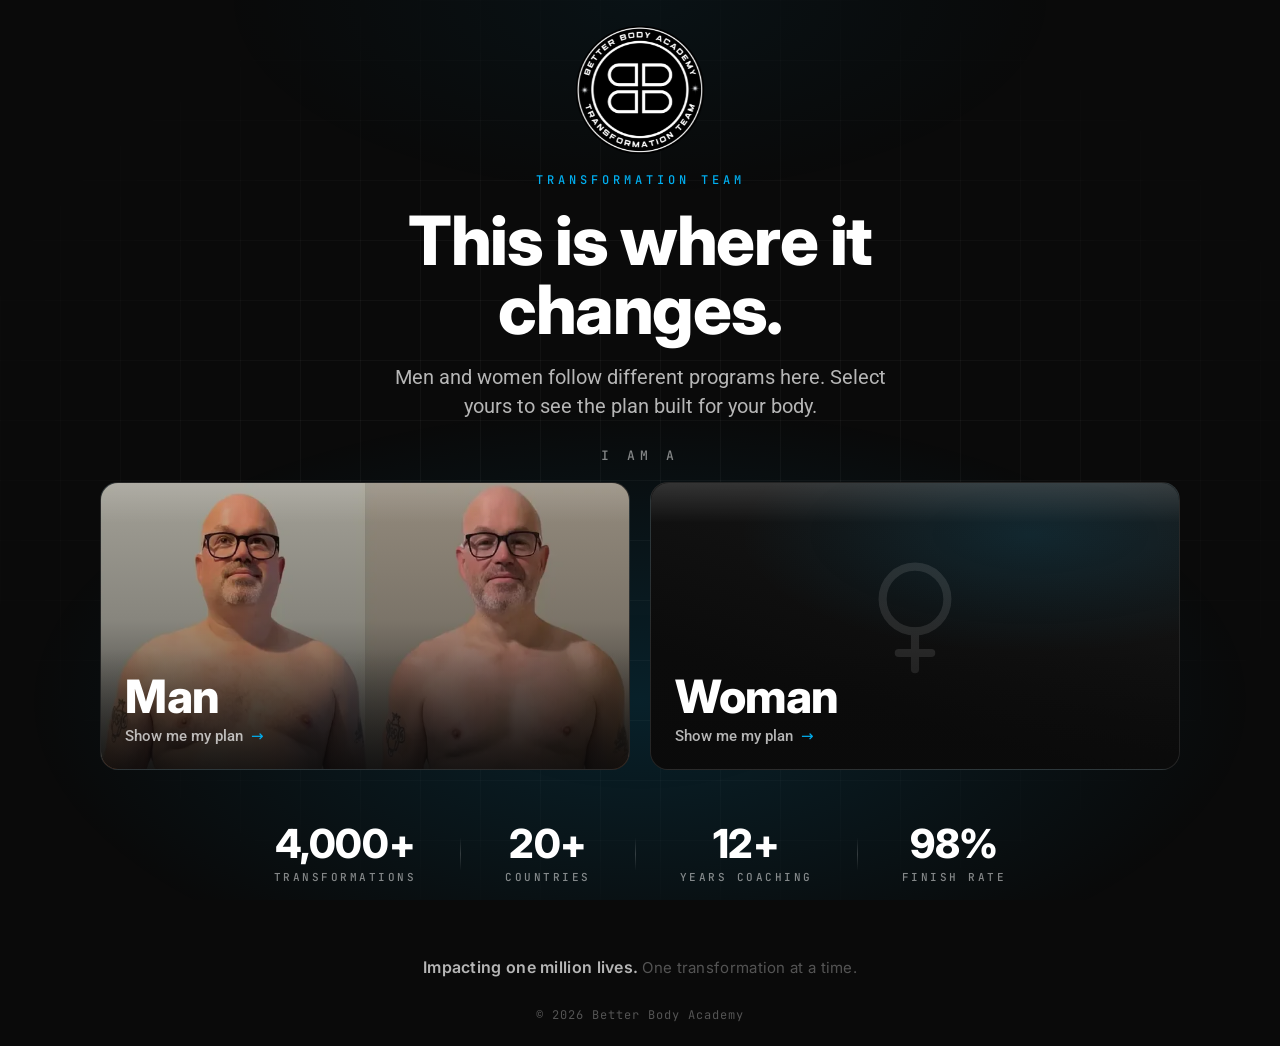
<file: index-preview.html>
<!doctype html>
<html lang="en">
<head>
<meta charset="utf-8">
<meta name="viewport" content="width=device-width, initial-scale=1, viewport-fit=cover">
<title>Better Body Academy — Start Here</title>
<meta name="description"
  content="Men and women follow different programs here. Select yours to see the plan built for your body." />

<link rel="preconnect" href="https://fonts.googleapis.com">
<link rel="preconnect" href="https://fonts.gstatic.com" crossorigin>
<link href="https://fonts.googleapis.com/css2?family=Inter:wght@400;600;800&family=Roboto:wght@400;500&family=JetBrains+Mono:wght@400;500&display=swap" rel="stylesheet">

<style>
  :root{
    --black:#0a0a0a;
    --coral:#00AEEF;
    --white:#ffffff;

    --glass-bg:rgba(255,255,255,.05);
    --glass-border:rgba(255,255,255,.10);

    --t-100:rgba(255,255,255,1);
    --t-70:rgba(255,255,255,.70);
    --t-50:rgba(255,255,255,.50);
    --t-30:rgba(255,255,255,.30);

    --display:'Inter',system-ui,sans-serif;
    --body:'Roboto',system-ui,sans-serif;
    --mono:'JetBrains Mono',ui-monospace,monospace;
  }

  *{margin:0;padding:0;box-sizing:border-box}
  html,body{height:100%}

  body{
    background:var(--black);
    color:var(--t-100);
    font-family:var(--body);
    -webkit-font-smoothing:antialiased;
    overflow-x:hidden;
  }

  /* ambient coral halo — kept faint to respect the 80/15/5 ratio */
  body::before{
    content:"";
    position:fixed;
    inset:0;
    background:
      radial-gradient(80% 55% at 50% 78%, rgba(0,174,239,.14), transparent 60%),
      radial-gradient(60% 40% at 50% 0%, rgba(0,174,239,.05), transparent 55%);
    pointer-events:none;
    z-index:0;
  }

  /* faded box grid — dissolves toward the edges */
  body::after{
    content:"";
    position:fixed;
    inset:0;
    background-image:
      linear-gradient(rgba(255,255,255,.035) 1px, transparent 1px),
      linear-gradient(90deg, rgba(255,255,255,.035) 1px, transparent 1px);
    background-size:60px 60px;
    -webkit-mask-image:radial-gradient(ellipse at center, #000 38%, transparent 82%);
    mask-image:radial-gradient(ellipse at center, #000 38%, transparent 82%);
    pointer-events:none;
    z-index:0;
  }

  .page{
    position:relative;
    z-index:1;
    min-height:100dvh;
    display:flex;
    flex-direction:column;
    padding:clamp(14px,3vw,26px) clamp(18px,4vw,40px) clamp(12px,2.4vw,22px);
  }

  /* ---------- top bar / badge ---------- */
  .topbar{
    display:flex;
    align-items:center;
    justify-content:center;
    gap:12px;
    flex:0 0 auto;
  }
  .badge{width:clamp(84px,12vw,128px);height:auto;flex:0 0 auto;display:block}
  .badge .ring{fill:none;stroke:rgba(255,255,255,.85);stroke-width:1.4}
  .badge .ring.thin{stroke:rgba(255,255,255,.45);stroke-width:.8}
  .badge .ringtext{
    fill:rgba(255,255,255,.85);
    font-family:var(--display);
    font-weight:600;
    font-size:5.4px;
    letter-spacing:.55px;
  }
  .badge .dot{fill:rgba(255,255,255,.7)}
  .badge .mono text{fill:#fff;font-family:var(--display);font-weight:800;font-size:28px}

  .wordmark{
    font-family:var(--display);
    font-weight:800;
    font-size:20px;
    letter-spacing:2px;
    color:var(--white);
  }

  /* ---------- hero ---------- */
  .hero{
    flex:1 1 auto;
    display:flex;
    flex-direction:column;
    align-items:center;
    justify-content:center;
    text-align:center;
    gap:clamp(13px,2vh,22px);
    max-width:1080px;
    width:100%;
    margin:0 auto;
    padding:clamp(12px,2vh,26px) 0;
  }

  .eyebrow{
    font-family:var(--mono);
    font-weight:500;
    font-size:clamp(10px,1.3vw,12px);
    letter-spacing:4px;
    color:var(--coral);
    text-transform:uppercase;
  }

  h1{
    font-family:var(--display);
    font-weight:800;
    font-size:clamp(34px,6.4vw,68px);
    line-height:1.02;
    letter-spacing:-.02em;
    color:var(--white);
    max-width:14ch;
  }

  .sub{
    font-family:var(--body);
    font-weight:400;
    font-size:clamp(15px,1.7vw,20px);
    line-height:1.45;
    color:var(--t-70);
    max-width:48ch;
  }

  .prompt{
    font-family:var(--mono);
    font-weight:500;
    font-size:clamp(11px,1.3vw,13px);
    letter-spacing:5px;
    color:var(--t-50);
    text-transform:uppercase;
    margin-top:clamp(2px,1vh,8px);
  }

  /* ---------- choice cards ---------- */
  .cards{
    display:flex;
    gap:clamp(10px,1.6vw,20px);
    width:100%;
  }

  .card{
    position:relative;
    flex:1 1 0;
    height:clamp(196px,32vh,326px);
    border-radius:18px;
    border:1px solid var(--glass-border);
    overflow:hidden;
    text-decoration:none;
    display:flex;
    flex-direction:column;
    justify-content:flex-end;
    transition:transform .35s ease, border-color .35s ease, box-shadow .35s ease;
    isolation:isolate;
  }

  /* placeholder backgrounds — swap for real photos (see top of file) */
  .card-men{
    background:
      radial-gradient(120% 90% at 28% 18%, rgba(0,174,239,.12), transparent 46%),
      linear-gradient(165deg, #181818 0%, #0b0b0b 72%);
  }
  .card-women{
    background:
      radial-gradient(120% 90% at 72% 18%, rgba(0,174,239,.12), transparent 46%),
      linear-gradient(195deg, #181818 0%, #0b0b0b 72%);
  }

  /* real transformation photo filling a choice card */
  .card-photo{
    position:absolute;
    inset:0;
    width:100%;
    height:100%;
    object-fit:cover;
    object-position:50% 28%;
    z-index:0;
  }
  /* readability scrim over the photo so the label stays legible */
  .card--photo::after{
    content:"";
    position:absolute;
    inset:0;
    background:linear-gradient(180deg, rgba(10,10,10,.20) 0%, rgba(10,10,10,.34) 48%, rgba(10,10,10,.86) 100%);
    z-index:1;
    pointer-events:none;
  }

  /* glass top-edge highlight */
  .card::before{
    content:"";
    position:absolute;inset:0;
    border-radius:inherit;
    background:linear-gradient(180deg, rgba(255,255,255,.14), transparent 14%);
    pointer-events:none;
    z-index:2;
  }

  /* large faded gender symbol watermark */
  .symbol{
    position:absolute;
    top:50%;left:50%;
    transform:translate(-50%,-58%);
    width:clamp(108px,15vh,168px);
    height:auto;
    z-index:1;
    opacity:.10;
    transition:opacity .35s ease, transform .35s ease;
  }
  .symbol *{stroke:var(--white);}

  .card-tag{
    position:absolute;
    top:16px;left:18px;
    z-index:3;
    font-family:var(--mono);
    font-size:clamp(9px,1.1vw,11px);
    letter-spacing:2.5px;
    color:var(--t-50);
    text-transform:uppercase;
  }

  .card-foot{
    position:relative;
    z-index:3;
    padding:clamp(16px,2.4vw,24px);
    text-align:left;
    background:linear-gradient(180deg, transparent, rgba(10,10,10,.55));
  }

  .card-label{
    font-family:var(--display);
    font-weight:800;
    font-size:clamp(26px,4.4vw,46px);
    line-height:1;
    letter-spacing:-.01em;
    color:var(--white);
  }

  .card-cta{
    display:inline-flex;
    align-items:center;
    gap:8px;
    margin-top:8px;
    font-family:var(--body);
    font-weight:500;
    font-size:clamp(12px,1.4vw,15px);
    color:var(--t-70);
    transition:color .3s ease, gap .3s ease;
  }
  .card-cta .arrow{color:var(--coral);transition:transform .3s ease;display:inline-block}

  /* hover / focus — coral glow + lift, the one accent moment */
  .card:hover,.card:focus-visible{
    transform:translateY(-6px);
    border-color:var(--coral);
    box-shadow:0 12px 40px rgba(0,0,0,.4), 0 0 40px rgba(0,174,239,.28);
    outline:none;
  }
  .card:hover .symbol,.card:focus-visible .symbol{opacity:.22;transform:translate(-50%,-62%) scale(1.04)}
  .card:hover .card-cta,.card:focus-visible .card-cta{color:var(--white);gap:12px}
  .card:hover .card-cta .arrow,.card:focus-visible .card-cta .arrow{transform:translateX(4px)}

  /* ---------- proof strip ---------- */
  .proof{
    display:flex;
    align-items:center;
    justify-content:center;
    flex-wrap:wrap;
    gap:clamp(16px,4vw,44px);
    margin-top:clamp(18px,4vh,40px);
  }
  .proof-item{text-align:center}
  .proof-num{
    font-family:var(--display);
    font-weight:800;
    font-size:clamp(26px,4vw,40px);
    line-height:1;
    letter-spacing:-.01em;
    color:var(--white);
    margin-bottom:6px;
  }
  .proof-label{
    font-family:var(--mono);
    font-weight:500;
    font-size:clamp(9px,1.1vw,11px);
    letter-spacing:2.5px;
    text-transform:uppercase;
    color:var(--t-50);
  }
  .proof-div{
    width:1px;
    height:34px;
    background:linear-gradient(180deg,transparent,rgba(255,255,255,.18),transparent);
  }

  /* ---------- mission footer ---------- */
  .mission{
    flex:0 0 auto;
    text-align:center;
    font-family:var(--display);
    line-height:1.4;
    margin-top:clamp(32px,6vh,60px);
  }
  .mission .m1{
    display:inline;
    font-weight:600;
    font-size:clamp(13px,1.5vw,16px);
    letter-spacing:.3px;
    color:var(--t-70);
  }
  .mission .m2{
    display:inline;
    font-weight:400;
    font-size:clamp(12px,1.4vw,15px);
    letter-spacing:.3px;
    color:var(--t-30);
  }
  .mission .copy{
    display:block;
    font-family:var(--mono);
    font-weight:400;
    font-size:clamp(10px,1.1vw,12px);
    letter-spacing:1px;
    color:var(--t-30);
    margin-top:clamp(18px,3.2vh,30px);
  }

  /* ---------- entrance motion ---------- */
  @keyframes rise{from{opacity:0;transform:translateY(16px)}to{opacity:1;transform:translateY(0)}}
  .topbar,.eyebrow,h1,.sub,.prompt,.cards,.proof,.mission{animation:rise .7s cubic-bezier(.2,.7,.2,1) both}
  .eyebrow{animation-delay:.05s}
  h1{animation-delay:.12s}
  .sub{animation-delay:.20s}
  .prompt{animation-delay:.28s}
  .cards{animation-delay:.34s}
  .proof{animation-delay:.46s}
  .mission{animation-delay:.54s}

  @media (prefers-reduced-motion:reduce){*{animation:none!important;transition:none!important}}

  /* ---------- tablets & phones: stack the two cards ---------- */
  @media (max-width:680px){
    .page{
      min-height:100dvh;
      justify-content:flex-start;
      padding:clamp(16px,5vw,24px) clamp(16px,5vw,24px) clamp(20px,6vw,28px);
    }
    .hero{
      justify-content:flex-start;
      gap:clamp(12px,3vh,18px);
    }
    .cards{
      flex-direction:column;
      gap:14px;
    }
    .card{
      flex:0 0 auto;
      height:clamp(150px,26vh,200px);
    }
    /* symbol watermark sits lower so it doesn't crowd the label */
    .symbol{transform:translate(-50%,-64%);width:clamp(92px,22vw,120px)}
  }

  /* ---------- small phones: tighten type & proof strip ---------- */
  @media (max-width:430px){
    h1{font-size:clamp(28px,8.6vw,38px);max-width:18ch}
    .sub{font-size:14px;max-width:38ch}
    .prompt{letter-spacing:4px}
    .card{border-radius:15px;height:clamp(140px,22vh,178px)}
    .card-foot{padding:14px 16px}
    /* proof becomes a tidy 2x2 grid, no dividers */
    .proof{
      display:grid;
      grid-template-columns:1fr 1fr;
      gap:18px 12px;
      width:100%;
      max-width:340px;
    }
    .proof-num{font-size:clamp(24px,8vw,32px)}
    .proof-div{display:none}
  }
</style>
</head>
<body>
  <div class="page">

    <header class="topbar">
      <img class="badge" src="badge-logo.png" alt="Better Body Academy badge">
    </header>

    <main class="hero">

      <p class="eyebrow">Transformation Team</p>

      <h1>This is where it changes.</h1>

      <p class="sub">Men and women follow different programs here. Select yours to see the plan built for your body.</p>

      <p class="prompt">I am a</p>

      <div class="cards">

        <!-- MAN -->
        <a class="card card-men card--photo" href="men.html" aria-label="I am a man — see my transformation plan">
          <img class="card-photo" src="man-card.webp"
            alt="Real Better Body Academy client — 21kg lost, 25cm off the waist" loading="lazy">
          <div class="card-foot">
            <div class="card-label">Man</div>
            <span class="card-cta">Show me my plan <span class="arrow">&rarr;</span></span>
          </div>
        </a>

        <!-- WOMAN -->
        <a class="card card-women" href="women.html" aria-label="I am a woman — see my transformation plan">
          <svg class="symbol" viewBox="0 0 100 100" fill="none" aria-hidden="true">
            <circle cx="50" cy="38" r="24" stroke-width="6"/>
            <line x1="50" y1="62" x2="50" y2="90" stroke-width="6" stroke-linecap="round"/>
            <line x1="38" y1="78" x2="62" y2="78" stroke-width="6" stroke-linecap="round"/>
          </svg>
          <div class="card-foot">
            <div class="card-label">Woman</div>
            <span class="card-cta">Show me my plan <span class="arrow">&rarr;</span></span>
          </div>
        </a>

      </div>

      <div class="proof">
        <div class="proof-item">
          <div class="proof-num">4,000+</div>
          <div class="proof-label">Transformations</div>
        </div>
        <span class="proof-div"></span>
        <div class="proof-item">
          <div class="proof-num">20+</div>
          <div class="proof-label">Countries</div>
        </div>
        <span class="proof-div"></span>
        <div class="proof-item">
          <div class="proof-num">12+</div>
          <div class="proof-label">Years Coaching</div>
        </div>
        <span class="proof-div"></span>
        <div class="proof-item">
          <div class="proof-num">98%</div>
          <div class="proof-label">Finish Rate</div>
        </div>
      </div>

    </main>

    <footer class="mission">
      <span class="m1">Impacting one million lives.</span>
      <span class="m2">One transformation at a time.</span>
      <span class="copy">© 2026 Better Body Academy</span>
    </footer>

  </div>
</body>
</html>
</file>
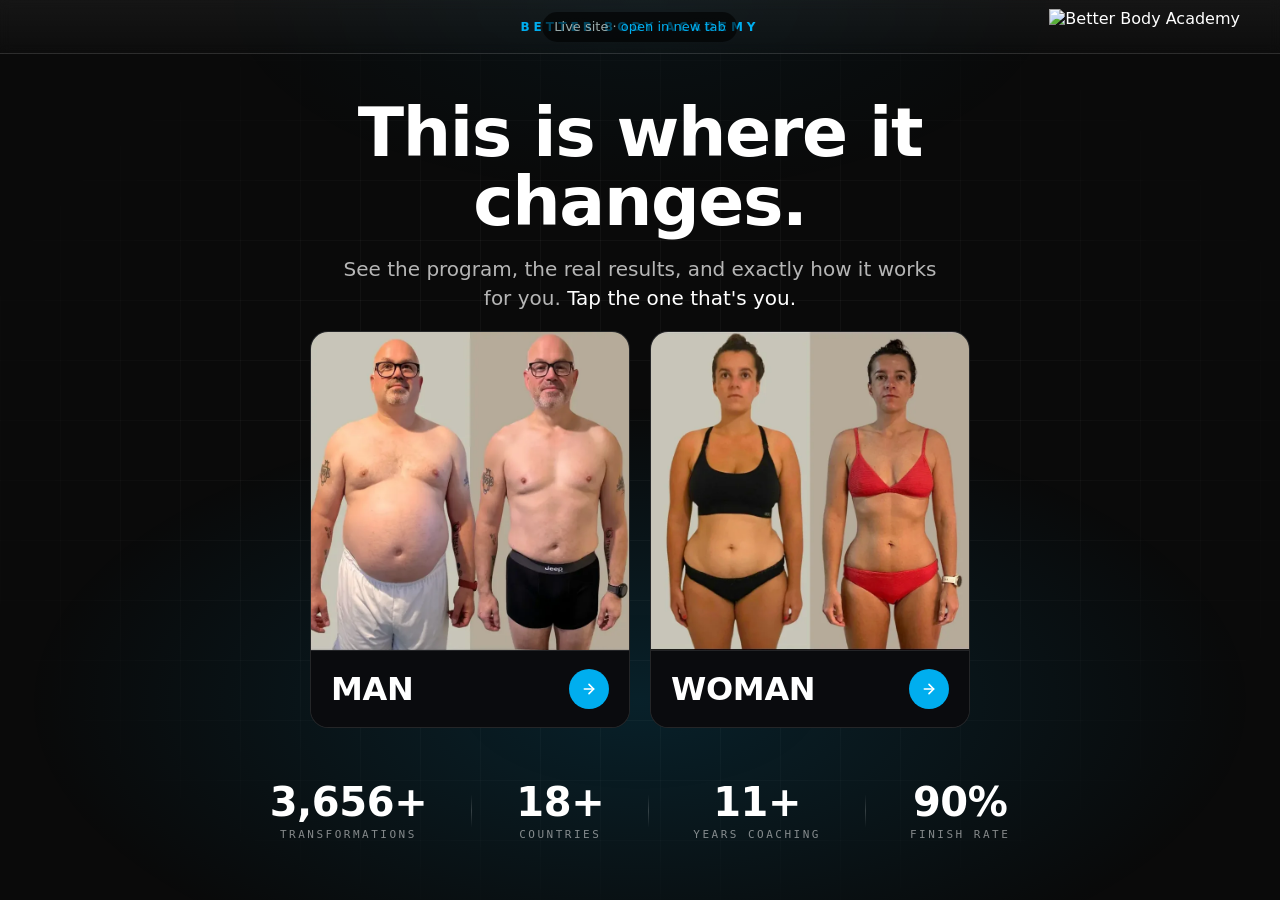
<file: live-preview.html>
<!doctype html>
<html lang="en">
<head>
<meta charset="utf-8">
<meta name="viewport" content="width=device-width, initial-scale=1">
<title>BBA — Live Site Preview</title>
<style>
  html,body{margin:0;height:100%;background:#0a0a0a}
  iframe{border:0;width:100%;height:100%;display:block}
  .fallback{
    position:fixed;left:50%;top:12px;transform:translateX(-50%);
    font:13px/1.4 system-ui,sans-serif;color:#9aa;z-index:2;
    background:rgba(0,0,0,.6);padding:6px 12px;border-radius:999px;
  }
  .fallback a{color:#00AEEF;text-decoration:none}
</style>
</head>
<body>
  <div class="fallback">Live site &middot; <a href="https://techbetterbodyacademy.github.io/BBA-landing-page/" target="_blank" rel="noopener">open in new tab</a></div>
  <iframe src="https://techbetterbodyacademy.github.io/BBA-landing-page/"
          title="Better Body Academy — live landing page"
          referrerpolicy="no-referrer"></iframe>
</body>
</html>
</file>
